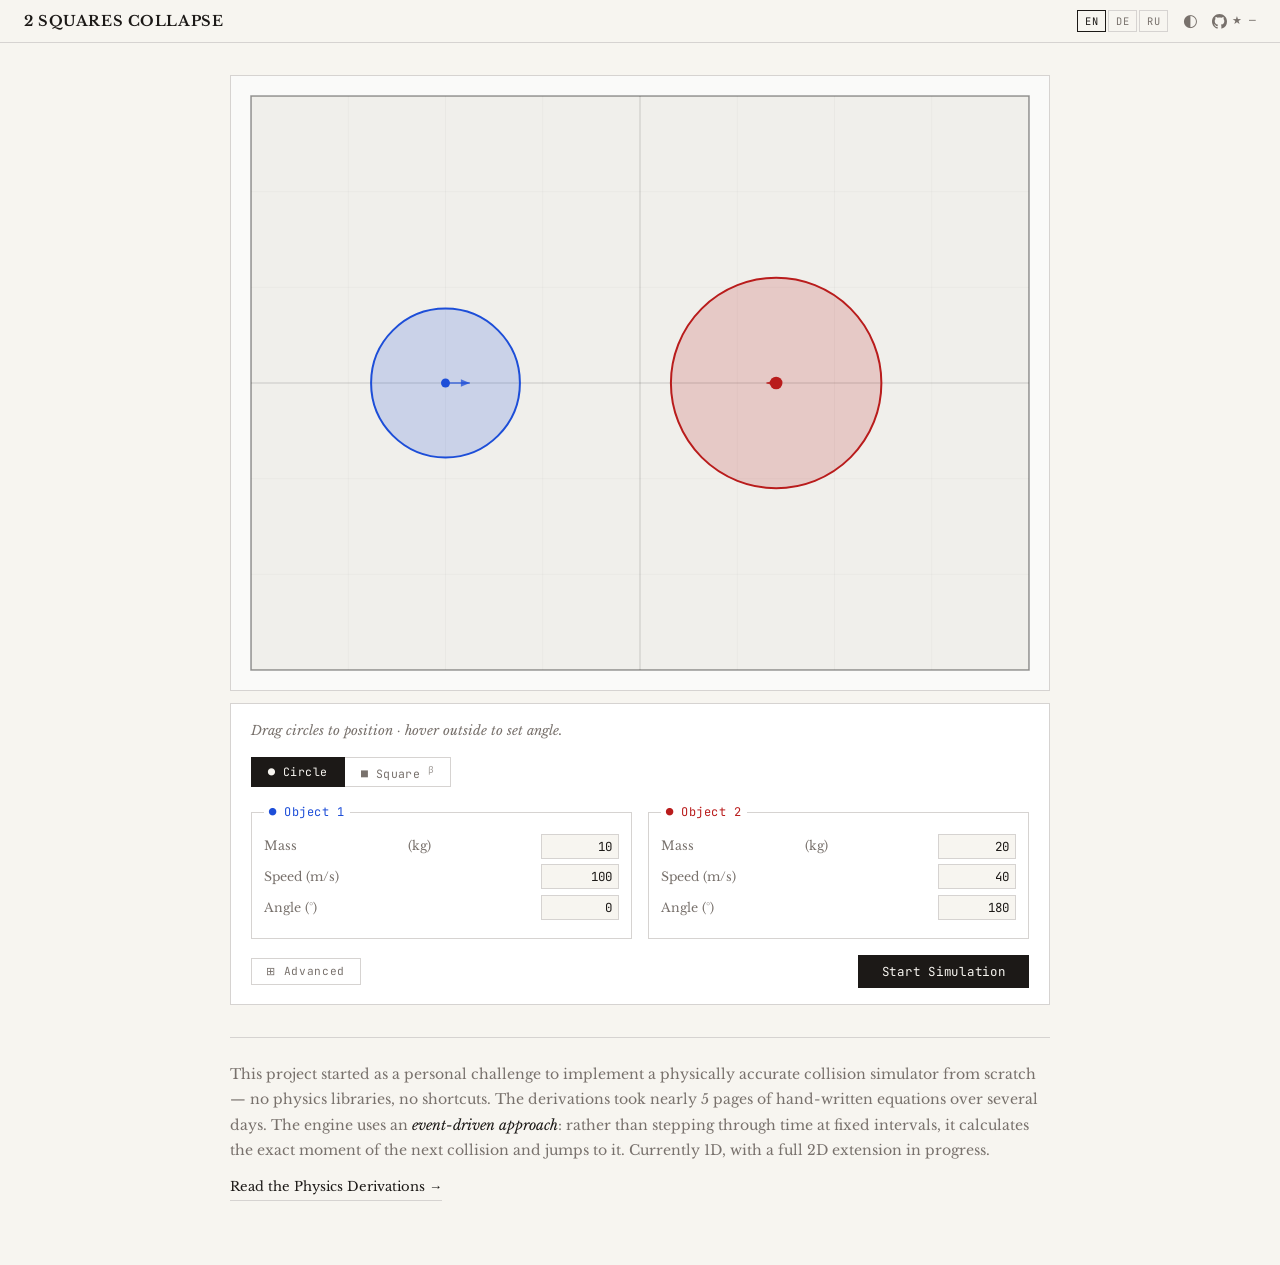
<file: frontend/index.html>
<!DOCTYPE html>
<html lang="en" data-theme="light">
<head>
  <meta charset="UTF-8">
  <meta name="viewport" content="width=device-width, initial-scale=1.0">
  <title>2 Squares Collapse</title>
  <link rel="preconnect" href="https://fonts.googleapis.com">
  <link href="https://fonts.googleapis.com/css2?family=Libre+Baskerville:ital,wght@0,400;0,700;1,400&family=JetBrains+Mono:wght@400;500&display=swap" rel="stylesheet">
  <link rel="stylesheet" href="style.css">
</head>
<body>

<header>
  <div class="header-left">
    <div class="lang-switcher">
      <button class="lang-btn" data-lang="en">EN</button>
      <button class="lang-btn" data-lang="de">DE</button>
      <button class="lang-btn" data-lang="ru">RU</button>
    </div>
    <button id="theme-btn" title="Toggle theme">◐</button>
    <a id="gh-link" href="https://github.com/koljaPl/2-squares-collapse" target="_blank" rel="noopener">
      <svg width="15" height="15" viewBox="0 0 24 24" fill="currentColor" aria-hidden="true">
        <path d="M12 0C5.37 0 0 5.37 0 12c0 5.31 3.435 9.795 8.205 11.385.6.105.825-.255.825-.57 0-.285-.015-1.23-.015-2.235-3.015.555-3.795-.735-4.035-1.41-.135-.345-.72-1.41-1.23-1.695-.42-.225-1.02-.78-.015-.795.945-.015 1.62.87 1.845 1.23 1.08 1.815 2.805 1.305 3.495.99.105-.78.42-1.305.765-1.605-2.67-.3-5.46-1.335-5.46-5.925 0-1.305.465-2.385 1.23-3.225-.12-.3-.54-1.53.12-3.18 0 0 1.005-.315 3.3 1.23.96-.27 1.98-.405 3-.405s2.04.135 3 .405c2.295-1.56 3.3-1.23 3.3-1.23.66 1.65.24 2.88.12 3.18.765.84 1.23 1.905 1.23 3.225 0 4.605-2.805 5.625-5.475 5.925.435.375.81 1.095.81 2.22 0 1.605-.015 2.895-.015 3.3 0 .315.225.69.825.57A12.02 12.02 0 0 0 24 12c0-6.63-5.37-12-12-12z"/>
      </svg>
      <span id="gh-stars">★ —</span>
    </a>
  </div>
  <a href="/" class="site-title">2 Squares Collapse</a>
</header>

<main>
  <div class="canvas-container">
    <canvas id="canvas"></canvas>
  </div>

  <!-- Setup panel: shown before simulation starts -->
  <div id="setup-panel" class="panel">
    <p class="hint" data-i18n="hint">Drag circles to position · hover outside to set angle.</p>
    <div class="shape-selector">
      <button class="shape-btn active" data-shape="circle">● Circle</button>
      <button class="shape-btn" data-shape="square">■ Square <span class="beta">β</span></button>
    </div>
    <div class="obj-inputs">

      <fieldset class="obj1-field">
        <legend data-i18n="obj1">● Object 1</legend>
        <label><span data-i18n="mass">Mass</span> (kg)
          <input type="number" id="mass1" value="10" min="0.1" max="9999" step="1" inputmode="decimal">
        </label>
        <!-- Default mode: speed + angle -->
        <label class="std-only">Speed (m/s)
          <input type="number" id="speed1" value="100" min="0" step="1" inputmode="decimal">
        </label>
        <label class="std-only angle-label" title="Or hover outside the square on canvas">
          Angle (°)
          <input type="number" id="angledeg1" value="0" min="-180" max="180" step="1" inputmode="decimal">
        </label>
        <!-- Advanced mode: vx + vy -->
        <label class="adv-only hidden">Vx (m/s)
          <input type="number" id="vx1" value="100" step="1" inputmode="decimal">
        </label>
        <label class="adv-only hidden">Vy (m/s)
          <input type="number" id="vy1" value="0" step="1" inputmode="decimal">
        </label>
      </fieldset>

      <fieldset class="obj2-field">
        <legend data-i18n="obj2">● Object 2</legend>
        <label><span data-i18n="mass">Mass</span> (kg)
          <input type="number" id="mass2" value="20" min="0.1" max="9999" step="1" inputmode="decimal">
        </label>
        <label class="std-only">Speed (m/s)
          <input type="number" id="speed2" value="40" min="0" step="1" inputmode="decimal">
        </label>
        <label class="std-only angle-label">
          Angle (°)
          <input type="number" id="angledeg2" value="180" min="-180" max="180" step="1" inputmode="decimal">
        </label>
        <label class="adv-only hidden">Vx (m/s)
          <input type="number" id="vx2" value="40" step="1" inputmode="decimal">
        </label>
        <label class="adv-only hidden">Vy (m/s)
          <input type="number" id="vy2" value="0" step="1" inputmode="decimal">
        </label>
      </fieldset>

    </div>
    <div class="panel-row">
      <button id="adv-btn" class="btn small" data-i18n="adv_mode">⊞ Advanced</button>
      <button id="start-btn" class="btn primary" data-i18n="start">Start Simulation</button>
    </div>
  </div>

  <!-- Simulation panel: shown while simulation is running -->
  <div id="sim-panel" class="panel hidden">
    <span id="status-line" class="status"></span>
    <button id="reset-btn" class="btn" data-i18n="reset">↺ Reset</button>
  </div>

  <!-- ================================================================
       ABOUT TEXT — edit the content between these comments freely.
       ================================================================ -->
  <section class="about">
    <p>
      This project started as a personal challenge to implement a physically accurate
      collision simulator from scratch — no physics libraries, no shortcuts.
      The derivations took nearly 5 pages of hand-written equations over several days.
      The engine uses an <em>event-driven approach</em>: rather than stepping through time
      at fixed intervals, it calculates the exact moment of the next collision and jumps to it.
      Currently 1D, with a full 2D extension in progress.
    </p>
    <a href="pdfs.html" class="text-link" data-i18n="physics_link">Read the Physics Derivations →</a>
  </section>
  <!-- ================================================================
       END ABOUT TEXT
       ================================================================ -->
</main>

<script src="app.js"></script>
</body>
</html>
</file>
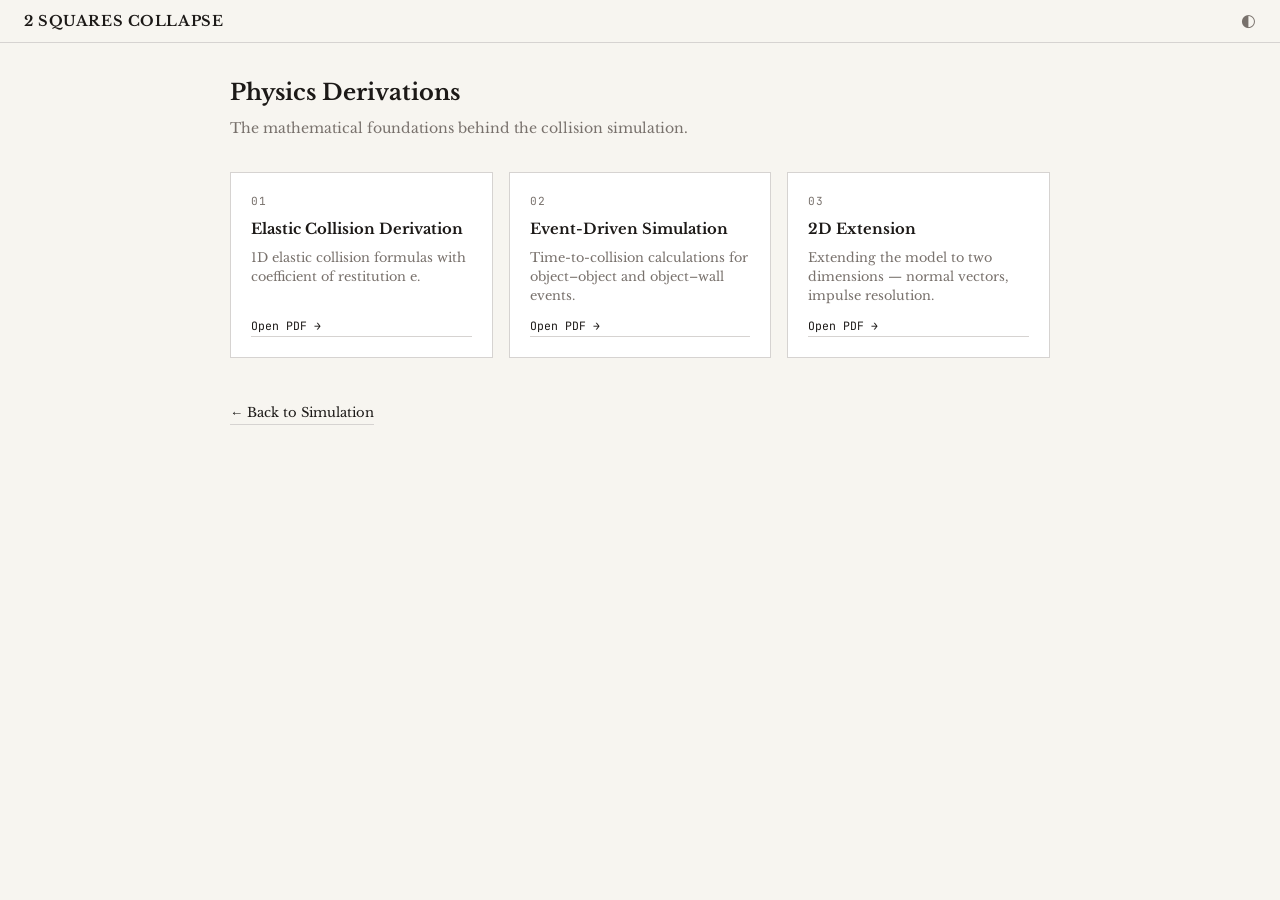
<file: frontend/pdfs.html>
<!DOCTYPE html>
<html lang="en" data-theme="light">
<head>
  <meta charset="UTF-8">
  <meta name="viewport" content="width=device-width, initial-scale=1.0">
  <title>Physics — 2 Squares Collapse</title>
  <link rel="preconnect" href="https://fonts.googleapis.com">
  <link href="https://fonts.googleapis.com/css2?family=Libre+Baskerville:ital,wght@0,400;0,700;1,400&family=JetBrains+Mono:wght@400;500&display=swap" rel="stylesheet">
  <link rel="stylesheet" href="style.css">
</head>
<body>

<header>
  <div class="header-left">
    <button id="theme-btn" title="Toggle theme">◐</button>
  </div>
  <a href="/" class="site-title">2 Squares Collapse</a>
</header>

<main>
  <h1 class="page-title">Physics Derivations</h1>
  <p class="page-desc">The mathematical foundations behind the collision simulation.</p>

  <!-- ================================================================
       PDF CARDS — edit title, description, and href for each PDF.
       Place your PDF files in the frontend/ folder and update the href.
       Add more cards by copying one <div class="pdf-card"> block.
       ================================================================ -->
  <div class="pdf-grid">

    <div class="pdf-card">
      <div class="pdf-num">01</div>
      <h3>Elastic Collision Derivation</h3>
      <p>1D elastic collision formulas with coefficient of restitution e.</p>
      <!-- Replace the href with your actual PDF filename, e.g. href="part1.pdf" -->
      <a href="physics-1.pdf" target="_blank" class="pdf-link">Open PDF →</a>
    </div>

    <div class="pdf-card">
      <div class="pdf-num">02</div>
      <h3>Event-Driven Simulation</h3>
      <p>Time-to-collision calculations for object–object and object–wall events.</p>
      <a href="physics-2.pdf" target="_blank" class="pdf-link">Open PDF →</a>
    </div>

    <div class="pdf-card">
      <div class="pdf-num">03</div>
      <h3>2D Extension</h3>
      <p>Extending the model to two dimensions — normal vectors, impulse resolution.</p>
      <a href="physics-3.pdf" target="_blank" class="pdf-link">Open PDF →</a>
    </div>

  </div>
  <!-- ================================================================
       END PDF CARDS
       ================================================================ -->

  <a href="/" class="text-link">← Back to Simulation</a>
</main>

<script>
  // Theme — inherit from localStorage
  const saved = localStorage.getItem('theme');
  if (saved) document.documentElement.setAttribute('data-theme', saved);
  document.getElementById('theme-btn').addEventListener('click', () => {
    const t = document.documentElement.getAttribute('data-theme') === 'dark' ? 'light' : 'dark';
    document.documentElement.setAttribute('data-theme', t);
    localStorage.setItem('theme', t);
  });
</script>
</body>
</html>
</file>
<file: frontend/style.css>
/* ================================================================
   THEME VARIABLES — change colors here to restyle everything
   ================================================================ */
:root {
  --bg:         #F7F5F0;
  --surface:    #FFFFFF;
  --text:       #1C1917;
  --muted:      #78716C;
  --accent1:    #1D4ED8;   /* Object 1 color (blue) */
  --accent2:    #B91C1C;   /* Object 2 color (red) */
  --border:     #D6D3D1;
  --canvas-bg:  #FAFAF9;
  --font:       'Libre Baskerville', Georgia, serif;
  --mono:       'JetBrains Mono', 'Courier New', monospace;
}

[data-theme="dark"] {
  --bg:         #0C0A09;
  --surface:    #1C1917;
  --text:       #E7E5E4;
  --muted:      #A8A29E;
  --accent1:    #93C5FD;
  --accent2:    #FCA5A5;
  --border:     #292524;
  --canvas-bg:  #111008;
}

/* ================================================================
   BASE
   ================================================================ */
*, *::before, *::after { box-sizing: border-box; margin: 0; padding: 0; }

body {
  font-family: var(--font);
  background: var(--bg);
  color: var(--text);
  min-height: 100vh;
  transition: background 0.2s, color 0.2s;
  line-height: 1.6;
}

/* ================================================================
   HEADER
   ================================================================ */
header {
  display: flex;
  align-items: center;
  justify-content: space-between;
  flex-direction: row-reverse; /* title right, controls left */
  padding: 0.6rem 1.5rem;
  border-bottom: 1px solid var(--border);
  position: sticky;
  top: 0;
  background: var(--bg);
  z-index: 100;
  gap: 1rem;
}

.site-title {
  font-size: 0.9rem;
  font-weight: 700;
  letter-spacing: 0.04em;
  text-transform: uppercase;
  text-decoration: none;
  color: var(--text);
  white-space: nowrap;
}

.header-left {
  display: flex;
  align-items: center;
  gap: 0.9rem;
  flex-shrink: 0;
}

.lang-switcher {
  display: flex;
  gap: 2px;
}

.lang-btn {
  background: none;
  border: 1px solid var(--border);
  color: var(--muted);
  cursor: pointer;
  padding: 2px 7px;
  font-family: var(--mono);
  font-size: 0.65rem;
  letter-spacing: 0.05em;
  transition: all 0.1s;
  line-height: 1.6;
}
.lang-btn.active,
.lang-btn:hover { color: var(--text); border-color: var(--text); background: none; }

#theme-btn {
  background: none;
  border: none;
  cursor: pointer;
  font-size: 1.05rem;
  color: var(--muted);
  line-height: 1;
  padding: 0;
  transition: color 0.1s;
}
#theme-btn:hover { color: var(--text); }

#gh-link {
  display: flex;
  align-items: center;
  gap: 0.3rem;
  color: var(--muted);
  text-decoration: none;
  font-family: var(--mono);
  font-size: 0.7rem;
  transition: color 0.1s;
}
#gh-link:hover { color: var(--text); }

/* ================================================================
   MAIN LAYOUT
   ================================================================ */
main {
  max-width: 860px;
  margin: 2rem auto 4rem;
  padding: 0 1.25rem;
}

/* ================================================================
   CANVAS
   ================================================================ */
.canvas-container {
  width: 100%;
  border: 1px solid var(--border);
  overflow: hidden;
  background: var(--canvas-bg);
}

canvas {
  display: block;
  width: 100%;
  height: auto;
  cursor: default;
}

/* ================================================================
   PANELS (setup + sim controls)
   ================================================================ */
.panel {
  margin-top: 0.75rem;
  padding: 1rem 1.25rem;
  border: 1px solid var(--border);
  background: var(--surface);
  transition: background 0.2s;
}
.panel.hidden { display: none; }

.hint {
  font-size: 0.82rem;
  color: var(--muted);
  font-style: italic;
  margin-bottom: 1rem;
}

.obj-inputs {
  display: grid;
  grid-template-columns: 1fr 1fr;
  gap: 1rem;
  margin-bottom: 1rem;
}

fieldset {
  border: 1px solid var(--border);
  padding: 0.75rem;
}

legend {
  font-family: var(--mono);
  font-size: 0.75rem;
  padding: 0 0.3rem;
  letter-spacing: 0.05em;
}
.obj1-field legend { color: var(--accent1); }
.obj2-field legend { color: var(--accent2); }

label {
  display: flex;
  justify-content: space-between;
  align-items: center;
  font-size: 0.78rem;
  color: var(--muted);
  margin-bottom: 0.35rem;
  gap: 0.5rem;
}
label:last-child { margin-bottom: 0; }

label input[type="number"] {
  font-family: var(--mono);
  font-size: 0.78rem;
  width: 78px;
  padding: 3px 6px;
  border: 1px solid var(--border);
  background: var(--bg);
  color: var(--text);
  text-align: right;
  -moz-appearance: textfield;
  transition: border-color 0.1s;
}
label input[type="number"]:focus {
  outline: none;
  border-color: var(--text);
}
label input[type="number"]::-webkit-outer-spin-button,
label input[type="number"]::-webkit-inner-spin-button { -webkit-appearance: none; }

/* Buttons */
.btn {
  font-family: var(--mono);
  font-size: 0.78rem;
  padding: 0.45rem 1.4rem;
  border: 1px solid var(--text);
  background: none;
  color: var(--text);
  cursor: pointer;
  letter-spacing: 0.06em;
  transition: background 0.12s, color 0.12s;
}
.btn:hover { background: var(--text); color: var(--bg); }
.btn.primary { background: var(--text); color: var(--bg); }
.btn.primary:hover { opacity: 0.75; }
.btn.small { font-size: 0.7rem; padding: 0.35rem 0.9rem; border-color: var(--border); color: var(--muted); }
.btn.small:hover { border-color: var(--text); color: var(--text); background: none; }
.btn.small.active { border-color: var(--text); color: var(--text); }

.panel-row {
  display: flex;
  align-items: center;
  justify-content: space-between;
  gap: 0.5rem;
  margin-top: 0.25rem;
}

.angle-label { position: relative; }

.hidden { display: none !important; }

/* Sim status */
#sim-panel {
  display: flex;
  align-items: center;
  gap: 1rem;
}
.status {
  font-family: var(--mono);
  font-size: 0.72rem;
  color: var(--muted);
  flex: 1;
}

/* ================================================================
   ABOUT SECTION
   ================================================================ */
.about {
  margin-top: 2rem;
  padding-top: 1.5rem;
  border-top: 1px solid var(--border);
  font-size: 0.88rem;
  line-height: 1.8;
  color: var(--muted);
}
.about em { color: var(--text); font-style: italic; }

.text-link {
  display: inline-block;
  margin-top: 0.75rem;
  color: var(--text);
  font-size: 0.82rem;
  text-decoration: none;
  border-bottom: 1px solid var(--border);
  padding-bottom: 1px;
  transition: border-color 0.1s;
}
.text-link:hover { border-color: var(--text); }

/* ================================================================
   PDFs PAGE
   ================================================================ */
.page-title {
  font-size: 1.4rem;
  font-weight: 700;
  margin-bottom: 0.4rem;
}
.page-desc {
  color: var(--muted);
  font-size: 0.88rem;
  margin-bottom: 2rem;
}

.pdf-grid {
  display: grid;
  grid-template-columns: repeat(auto-fill, minmax(220px, 1fr));
  gap: 1rem;
  margin-bottom: 2rem;
}

.pdf-card {
  border: 1px solid var(--border);
  padding: 1.25rem;
  background: var(--surface);
  display: flex;
  flex-direction: column;
  gap: 0.5rem;
}

.pdf-num {
  font-family: var(--mono);
  font-size: 0.7rem;
  color: var(--muted);
  letter-spacing: 0.1em;
}

.pdf-card h3 {
  font-size: 0.92rem;
  font-weight: 700;
  line-height: 1.4;
}

.pdf-card p {
  font-size: 0.8rem;
  color: var(--muted);
  line-height: 1.5;
  flex: 1;
}

.pdf-link {
  font-family: var(--mono);
  font-size: 0.72rem;
  color: var(--text);
  text-decoration: none;
  border-bottom: 1px solid var(--border);
  padding-bottom: 1px;
  display: inline-block;
  margin-top: 0.25rem;
  transition: border-color 0.1s;
}
.pdf-link:hover { border-color: var(--text); }

/* ================================================================
   SHAPE SELECTOR
   ================================================================ */
.shape-selector {
  display: flex;
  gap: 0;
  margin-bottom: 1rem;
}

.shape-btn {
  font-family: var(--mono);
  font-size: 0.72rem;
  padding: 0.3rem 1rem;
  border: 1px solid var(--border);
  background: none;
  color: var(--muted);
  cursor: pointer;
  letter-spacing: 0.04em;
  transition: all 0.1s;
}
.shape-btn + .shape-btn { border-left: none; }
.shape-btn.active {
  background: var(--text);
  color: var(--bg);
  border-color: var(--text);
}
.shape-btn:not(.active):hover { color: var(--text); border-color: var(--text); }

.beta {
  font-size: 0.6rem;
  letter-spacing: 0;
  opacity: 0.65;
  vertical-align: super;
}

/* ================================================================
   RESPONSIVE
   ================================================================ */
@media (max-width: 560px) {
  header { padding: 0.5rem 1rem; }
  .lang-switcher { display: none; }
  main { margin: 1rem auto 3rem; padding: 0 0.75rem; }
  .obj-inputs { grid-template-columns: 1fr; }
  label input[type="number"] { width: 70px; }
  .panel { padding: 0.85rem 1rem; }
}
</file>
